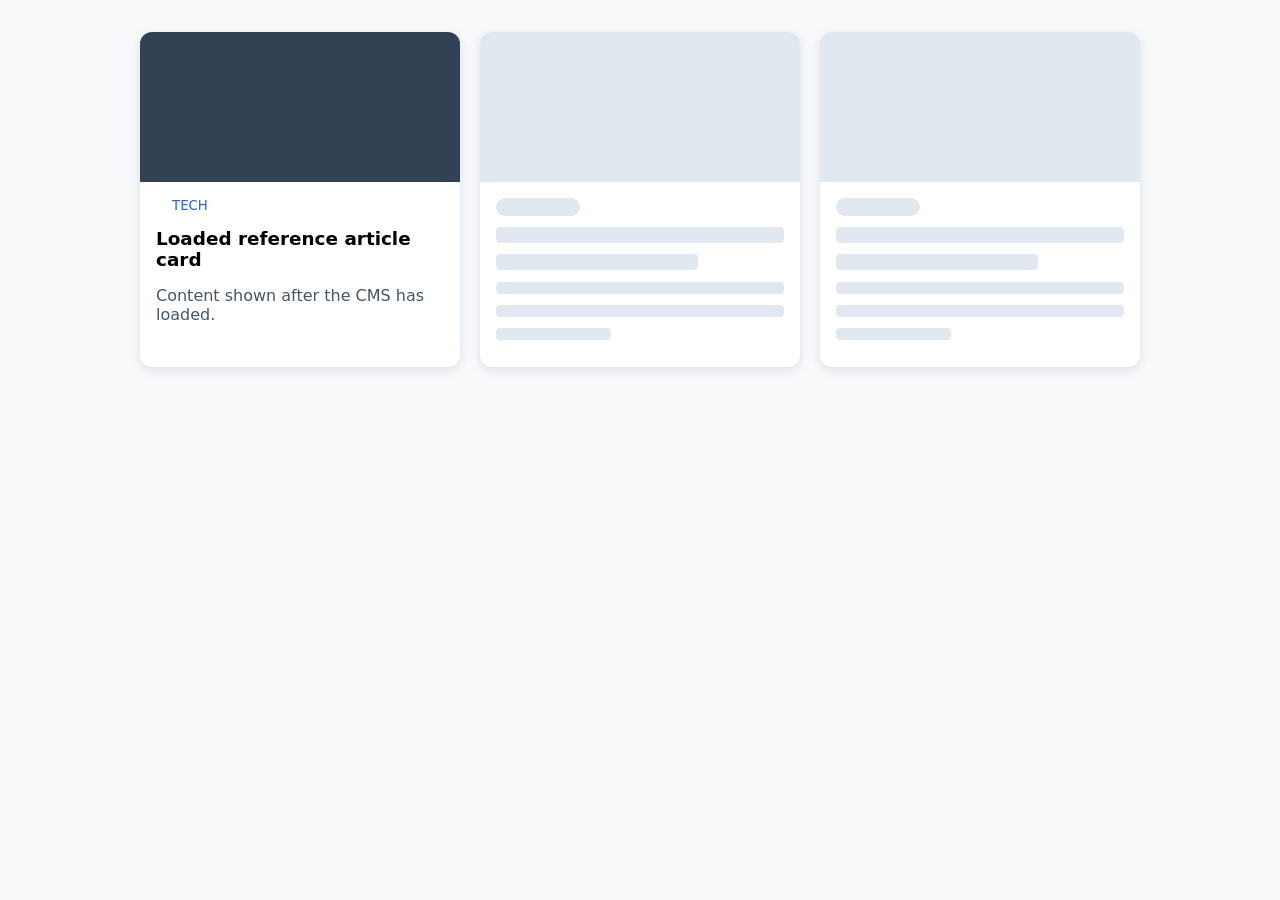
<file: A07-M Skeleton Loading Cards/index.html>
<!doctype html>
<html lang="en">
  <head>
    <meta charset="UTF-8" />
    <meta name="viewport" content="width=device-width, initial-scale=1.0" />
    <title>Skeleton Loading Cards</title>
    <link rel="stylesheet" href="css/style.css" />
    <style>
      body { margin: 0; padding: 2rem; background: #f8fafc; font: 16px system-ui, sans-serif; }
      .grid { display: grid; grid-template-columns: repeat(auto-fit, minmax(240px, 1fr)); gap: 1.25rem; max-width: 1000px; margin: auto; }
      .card { overflow: hidden; background: #fff; border-radius: 12px; box-shadow: 0 3px 12px rgb(15 23 42 / 12%); }
      .card > :not(.sk) { padding-inline: 1rem; }
      .card h2 { font-size: 1.15rem; } .card p { color: #475569; }
      .skeleton-body { padding: 1rem; } .skeleton-body > * { margin-bottom: .7rem; }
    </style>
  </head>
  <body>
    <main class="grid">
      <article class="card"><div style="height:150px;background:#334155"></div><small style="display:block;margin:1rem 1rem 0;color:#2563eb">TECH</small><h2>Loaded reference article card</h2><p>Content shown after the CMS has loaded.</p></article>
      <article class="card"><div class="sk sk--image"></div><div class="skeleton-body"><div class="sk sk--chip"></div><div class="sk sk--line sk--line-lg"></div><div class="sk sk--line sk--line-lg sk--w70"></div><div class="sk sk--line"></div><div class="sk sk--line"></div><div class="sk sk--line sk--w40"></div></div></article>
      <article class="card"><div class="sk sk--image"></div><div class="skeleton-body"><div class="sk sk--chip"></div><div class="sk sk--line sk--line-lg"></div><div class="sk sk--line sk--line-lg sk--w70"></div><div class="sk sk--line"></div><div class="sk sk--line"></div><div class="sk sk--line sk--w40"></div></div></article>
    </main>
  </body>
</html>
</file>
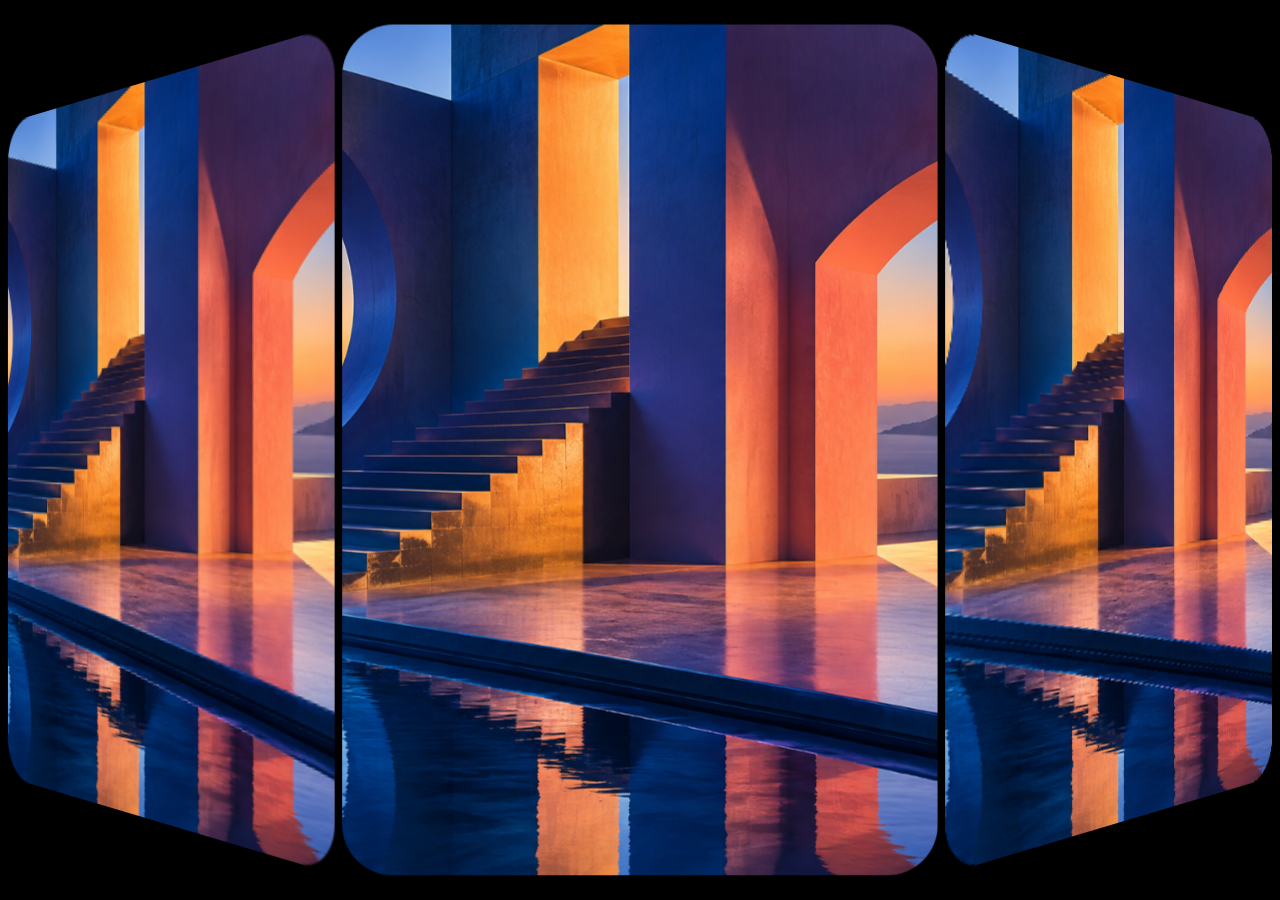
<file: A12-M 3D Image Carousel/index.html>
<!doctype html>
<html lang="en">
  <head>
    <meta charset="UTF-8" />
    <meta name="viewport" content="width=device-width, initial-scale=1.0" />
    <title>3D Image Carousel</title>
    <link rel="stylesheet" href="style.css" />
  </head>
  <body>
    <div class="a3d" style="--n: 12">
      <div class="card" style="--i: 0"><img src="images/1.png" alt="Carousel image 1" /></div>
      <div class="card" style="--i: 1"><img src="images/2.png" alt="Carousel image 2" /></div>
      <div class="card" style="--i: 2"><img src="images/3.png" alt="Carousel image 3" /></div>
      <div class="card" style="--i: 3"><img src="images/4.png" alt="Carousel image 4" /></div>
      <div class="card" style="--i: 4"><img src="images/5.png" alt="Carousel image 5" /></div>
      <div class="card" style="--i: 5"><img src="images/6.png" alt="Carousel image 6" /></div>
      <div class="card" style="--i: 6"><img src="images/7.png" alt="Carousel image 7" /></div>
      <div class="card" style="--i: 7"><img src="images/8.png" alt="Carousel image 8" /></div>
      <div class="card" style="--i: 8"><img src="images/9.png" alt="Carousel image 9" /></div>
      <div class="card" style="--i: 9"><img src="images/10.png" alt="Carousel image 10" /></div>
      <div class="card" style="--i: 10"><img src="images/11.png" alt="Carousel image 11" /></div>
      <div class="card" style="--i: 11"><img src="images/12.png" alt="Carousel image 12" /></div>
    </div>
  </body>
</html>
</file>
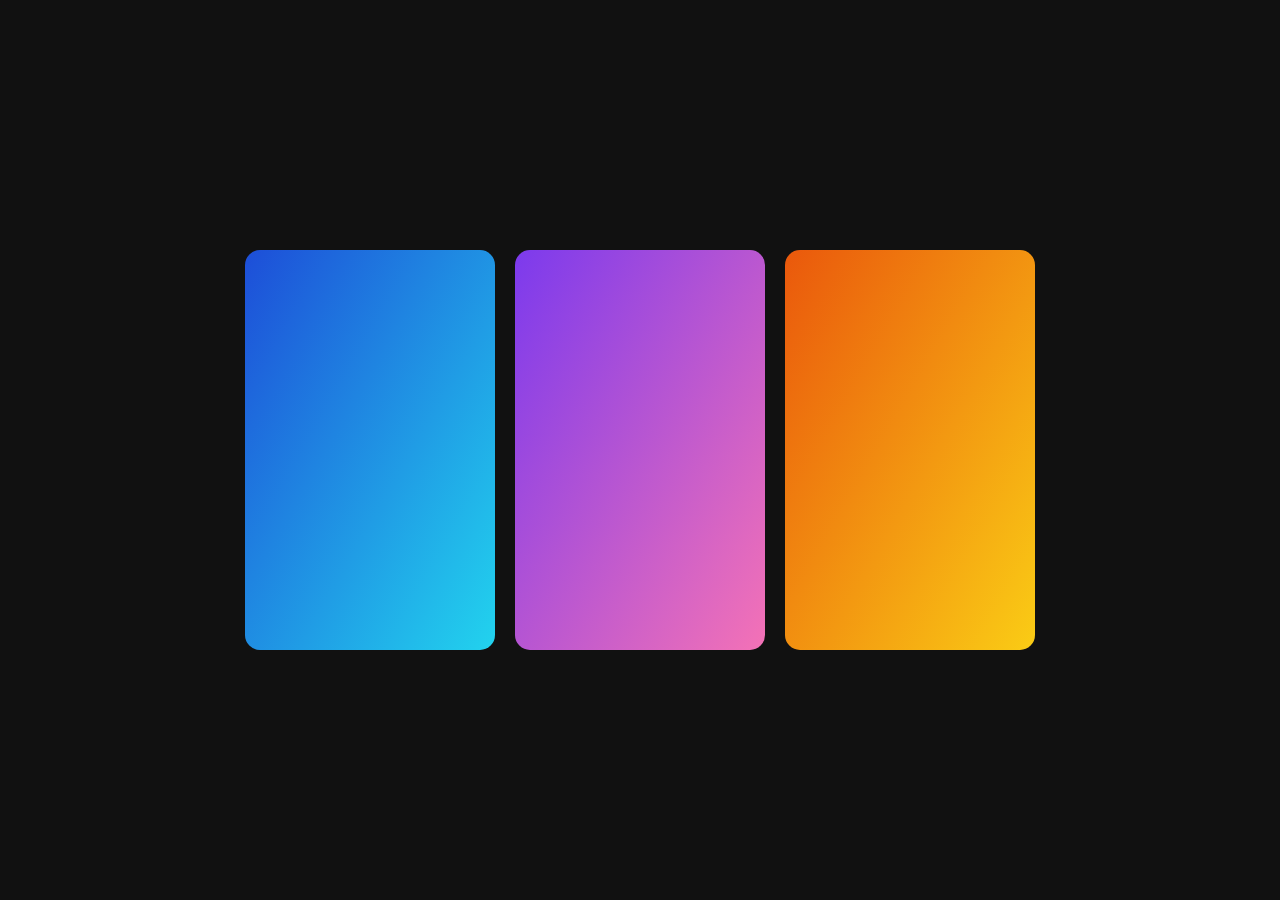
<file: A23-E Focus Card/index.html>
<!doctype html>
<html lang="en"><head><meta charset="UTF-8" /><meta name="viewport" content="width=device-width, initial-scale=1.0" /><title>Focus Card</title><link rel="stylesheet" href="style.css" /><style>body{margin:0;min-height:100vh;display:grid;place-items:center;background:#111;color:white;font-family:system-ui}.card:nth-child(1){background-image:linear-gradient(120deg,#1d4ed8,#22d3ee)}.card:nth-child(2){background-image:linear-gradient(120deg,#7c3aed,#f472b6)}.card:nth-child(3){background-image:linear-gradient(120deg,#ea580c,#facc15)}</style></head><body><main class="container"><article class="card"><div class="card-content"><h2>Explore</h2><p>Discover new places.</p></div></article><article class="card"><div class="card-content"><h2>Create</h2><p>Make something memorable.</p></div></article><article class="card"><div class="card-content"><h2>Connect</h2><p>Share your next idea.</p></div></article></main></body></html>
</file>
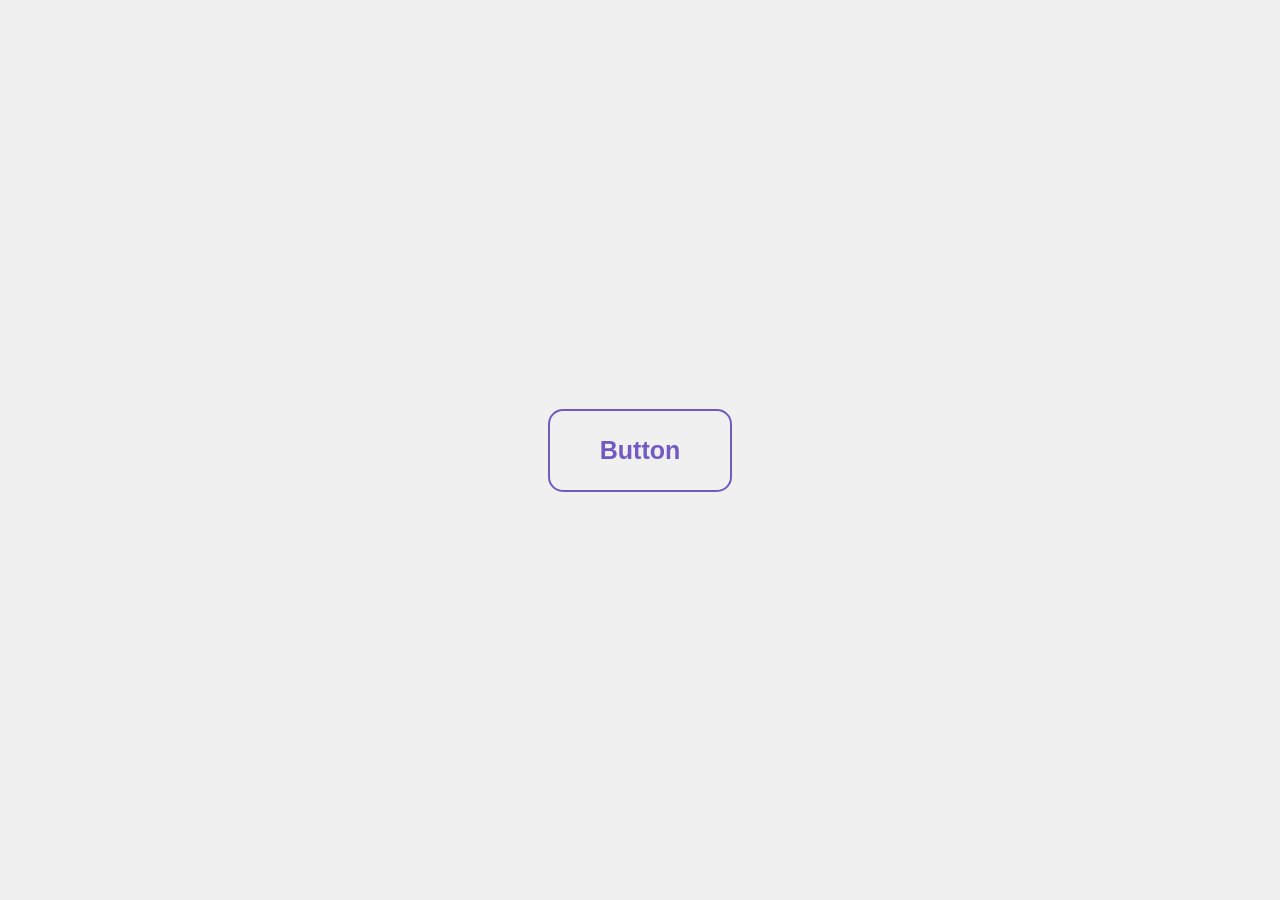
<file: A25-E Button/index.html>
<!doctype html>
<html lang="en">
    <head>
        <meta charset="UTF-8" />
        <title>Button Component</title>
        <style>
            body {
                margin: 0;
                height: 100vh;
                display: flex;
                align-items: center;
                justify-content: center;
                background-color: #f0f0f0;
            }

            button {
                font-size: 25px;
                font-weight: bold;
                padding: 25px 50px;
                color: #725ac1;
                background: transparent;
                border: 2px solid #725ac1;
                border-radius: 15px;
                cursor: pointer;
                box-shadow: inset 0 0 0 0 #725ac1;
                transition:
                    color 0.3s,
                    box-shadow 0.3s,
                    transform 0.3s;
            }

            button:hover {
                color: #ffffff;
                box-shadow: inset 0 -100px 0 0 #725ac1;
            }

            button:active {
                transform: scale(0.9);
            }
        </style>
    </head>
    <body>
        <button>Button</button>
    </body>
</html>
</file>
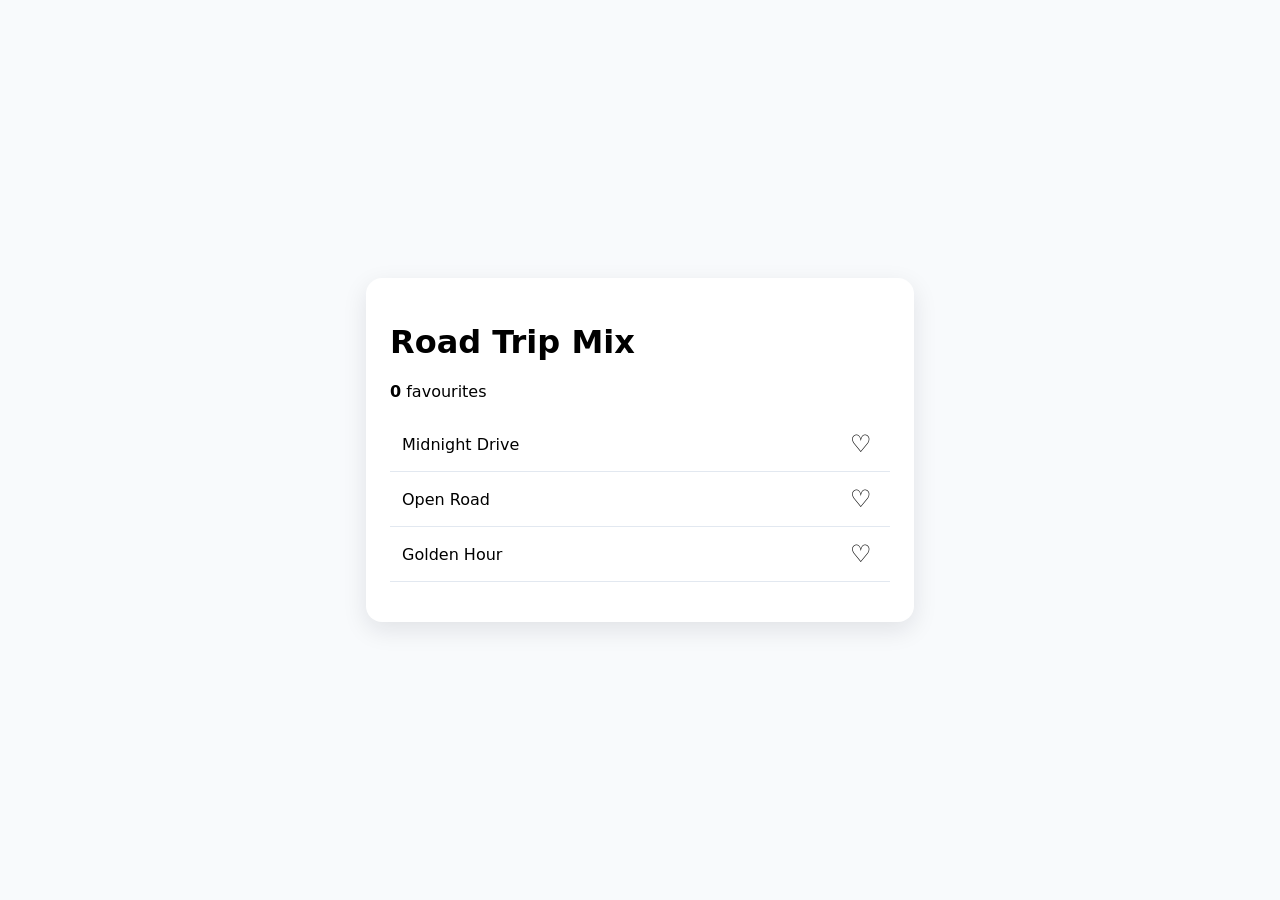
<file: B08-E Favourite Tracks/index.html>
<!doctype html>
<html lang="en"><head><meta charset="UTF-8" /><meta name="viewport" content="width=device-width, initial-scale=1.0" /><title>Favourite Tracks</title><style>body{margin:0;display:grid;place-items:center;min-height:100vh;background:#f8fafc;font:16px system-ui}.panel{width:min(92vw,500px);background:white;border-radius:16px;padding:24px;box-shadow:0 8px 24px #0f172a1a}.track{display:flex;align-items:center;justify-content:space-between;padding:12px;border-bottom:1px solid #e2e8f0}.track--fav{background:#fff1f2;color:#be123c}.fav{border:0;background:none;font-size:24px;cursor:pointer}</style></head><body><main class="panel"><h1>Road Trip Mix</h1><p><strong id="favCount">0</strong> favourites</p><ul id="playlist" style="padding:0;list-style:none"><li class="track"><span>Midnight Drive</span><button class="fav" aria-label="Favourite">♡</button></li><li class="track"><span>Open Road</span><button class="fav" aria-label="Favourite">♡</button></li><li class="track"><span>Golden Hour</span><button class="fav" aria-label="Favourite">♡</button></li></ul></main><script>const playlist=document.getElementById('playlist');const favCount=document.getElementById('favCount');const STORAGE_KEY='wavelength-favourites';</script><script src="js/script.js"></script></body></html>
</file>
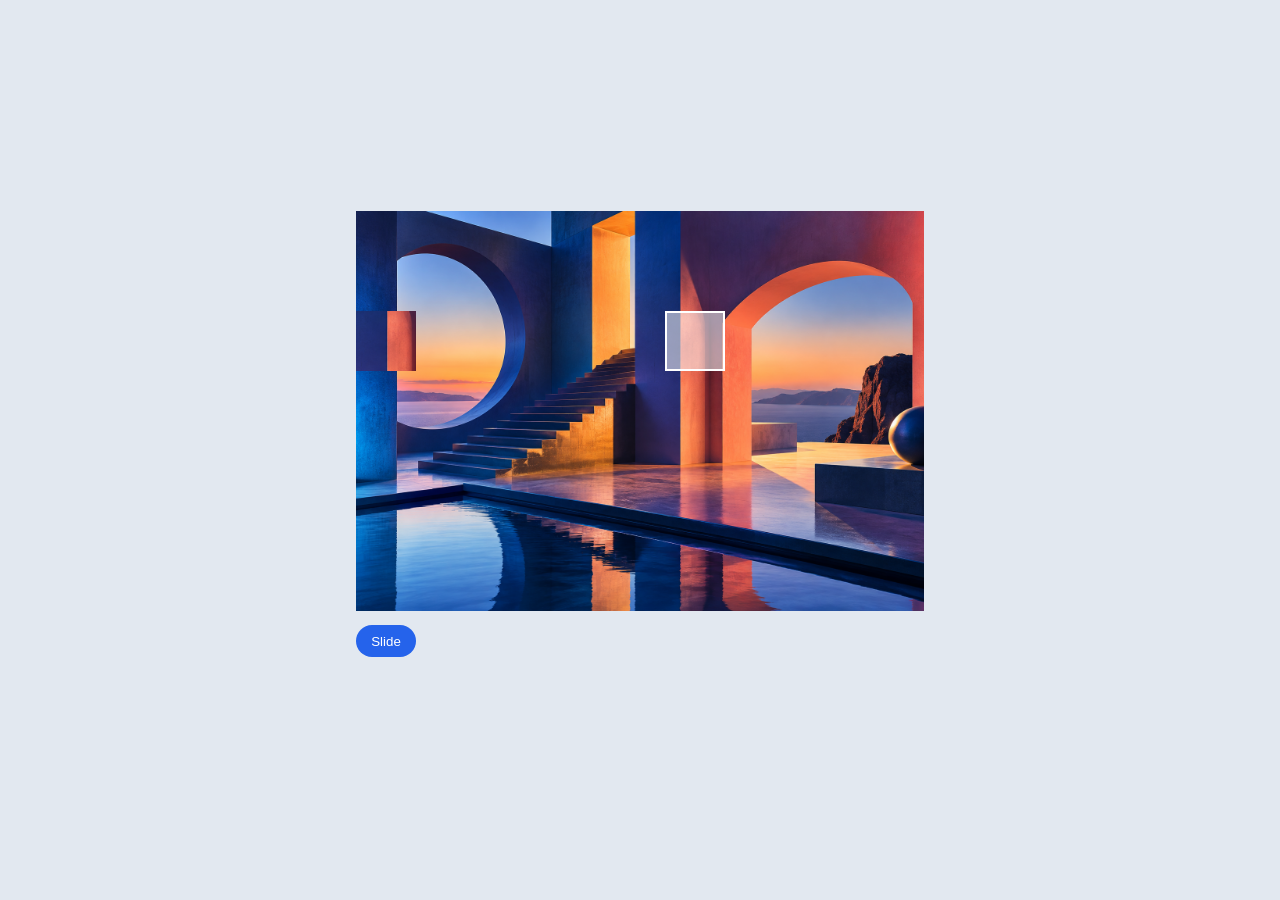
<file: B19-H Slide CAPTCHA/index.html>
<!doctype html>
<html lang="en"><head><meta charset="UTF-8" /><meta name="viewport" content="width=device-width, initial-scale=1.0" /><title>Slide CAPTCHA</title><style>body{margin:0;min-height:100vh;display:grid;place-items:center;background:#e2e8f0;font:16px system-ui}.wrap{width:600px;max-width:100%;padding:16px;box-sizing:border-box}.scene{position:relative;width:600px;height:400px;max-width:100%;overflow:hidden;background:#94a3b8 center/600px 400px}.hole{position:absolute;width:60px;height:60px;background:#fff8;box-shadow:inset 0 0 0 2px #fff}.piece{position:absolute;width:60px;height:60px;background-size:600px 400px;cursor:grab}.handle{position:relative;margin-top:14px;width:60px;height:32px;border:0;border-radius:16px;background:#2563eb;color:#fff;cursor:grab}.scene.solved .hole{opacity:0}.status{min-height:24px;margin-top:8px;color:#15803d;font-weight:bold}</style></head><body><main class="wrap"><div id="scene" class="scene"><div id="hole" class="hole"></div><div id="piece" class="piece"></div></div><button id="handle" class="handle" type="button">Slide</button><div id="status" class="status" aria-live="polite"></div></main><script>const IMAGES=['assets/1.png','assets/2.png','assets/3.png','assets/4.png','assets/5.png'];const HOLE_Y=100;const TOLERANCE=5;</script><script src="script.js"></script></body></html>
</file>
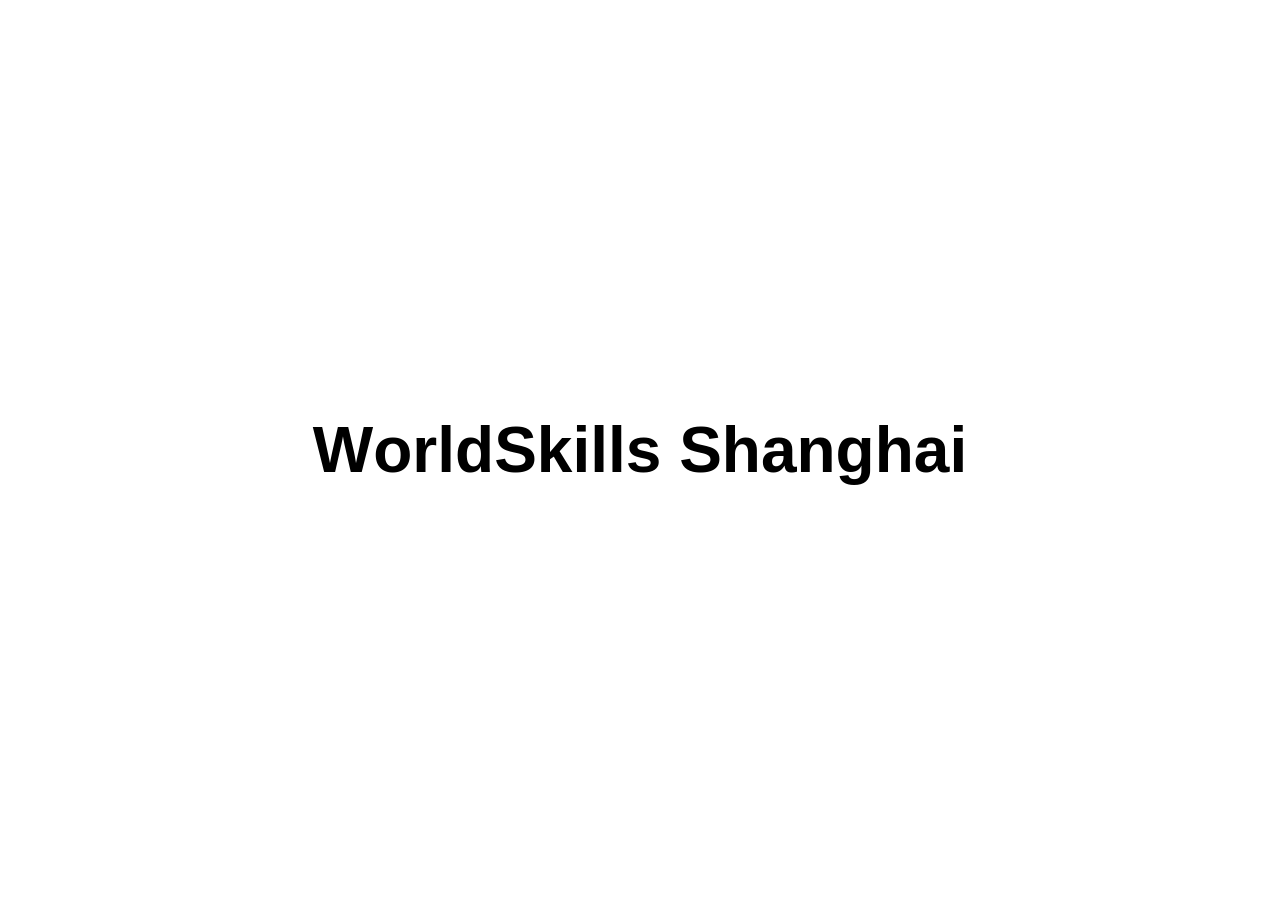
<file: B30-E Font Hover Effect/index.html>
<!doctype html>
<html lang="en">
    <head>
        <meta charset="UTF-8" />
        <title>Font Hover Effect</title>
        <style>
            body {
                margin: 0;
                height: 100vh;
                display: flex;
                align-items: center;
                justify-content: center;
                background: #fff;
                overflow: hidden;
                font-family: sans-serif;
            }
            #headline {
                font-size: 4rem;
                display: flex;
                user-select: none;
            }
            #headline span {
                display: inline-block;
                transition: font-weight 80ms linear;
            }
        </style>
    </head>
    <body>
        <h1 id="headline">WorldSkills Shanghai</h1>

        <script>
            const headline = document.getElementById("headline");
            const text = headline.textContent;
            headline.innerHTML = "";

            const spans = Array.from(text).map((char) => {
                const span = document.createElement("span");
                span.textContent = char === " " ? "\u00A0" : char;
                headline.appendChild(span);
                return span;
            });

            window.addEventListener("mousemove", (e) => {
                const mouseX = e.clientX;
                const mouseY = e.clientY;

                spans.forEach((span) => {
                    const rect = span.getBoundingClientRect();
                    const charX = rect.left + rect.width / 2;
                    const charY = rect.top + rect.height / 2;

                    const distance = Math.hypot(mouseX - charX, mouseY - charY);

                    let weight = 900 - distance * 1.5;
                    if (weight < 100) weight = 100;
                    if (weight > 900) weight = 900;

                    span.style.fontWeight = String(weight);
                });
            });
        </script>
    </body>
</html>
</file>
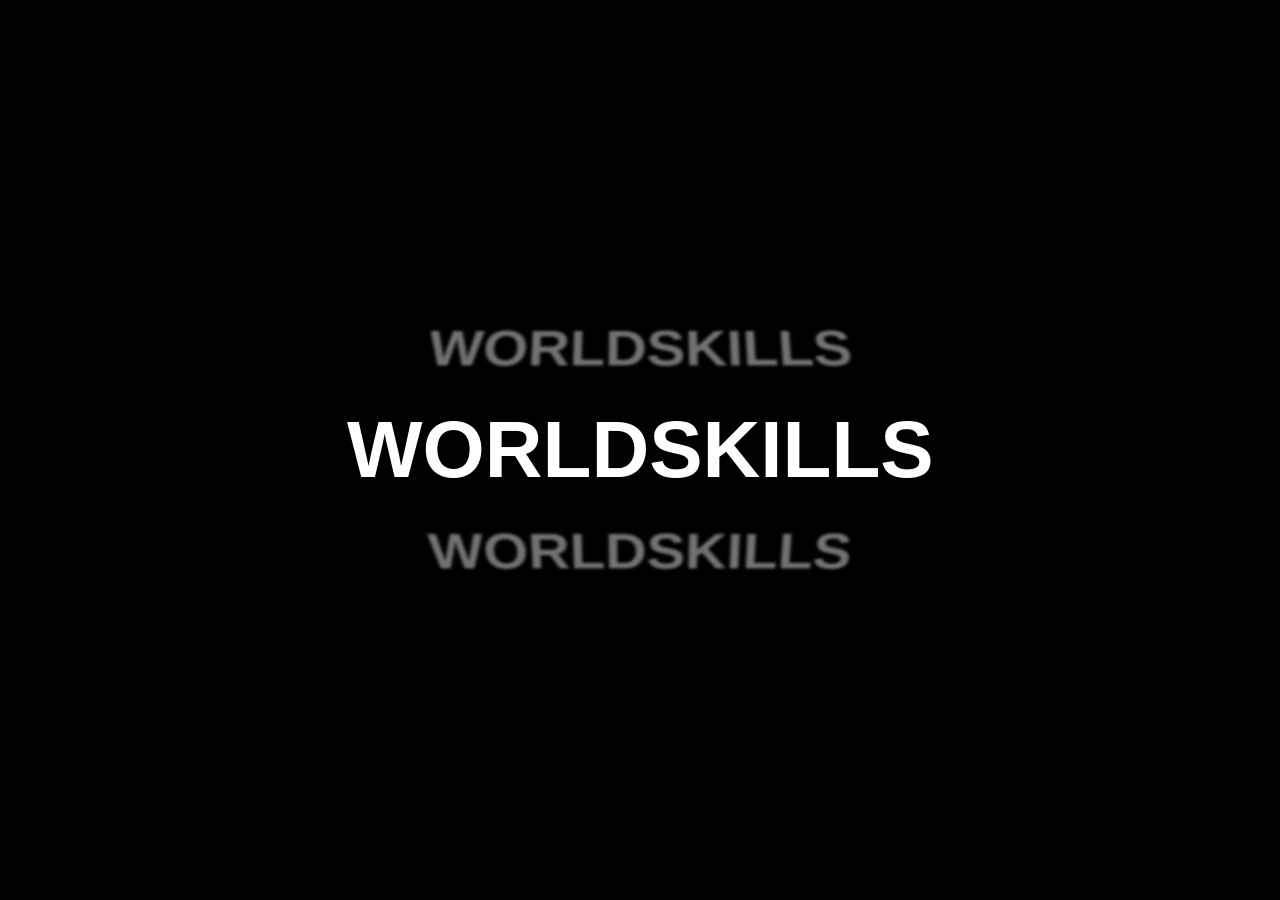
<file: B40-E Scroll Ticker/index.html>
<!doctype html>
<html lang="en">
    <head>
        <meta charset="UTF-8" />
        <title>Scroll Ticker</title>
        <style>
            body {
                margin: 0;
                height: 100vh;
                background: #000;
                overflow: hidden;
                display: flex;
                align-items: center;
                justify-content: center;
                perspective: 1000px;
                font-family: sans-serif;
            }
            #ticker-container {
                position: relative;
                width: 100%;
                height: 400px;
                display: flex;
                align-items: center;
                justify-content: center;
                transform-style: preserve-3d;
            }
            .ticker-item {
                position: absolute;
                font-size: 5rem;
                font-weight: bold;
                color: #fff;
                user-select: none;
                will-change: transform, opacity;
            }
        </style>
    </head>
    <body>
        <div id="ticker-container"></div>

        <script>
            const container = document.getElementById("ticker-container");
            const itemCount = 7;
            const items = [];
            const spacing = 110;
            const cycle = itemCount * spacing;
            let currentOffset = 0;

            for (let i = 0; i < itemCount; i++) {
                const div = document.createElement("div");
                div.className = "ticker-item";
                div.textContent = "WORLDSKILLS";
                container.appendChild(div);
                items.push(div);
            }

            function updateTicker() {
                items.forEach((item, index) => {
                    const rawPos = index * spacing + currentOffset + cycle / 2;
                    const yPos = ((rawPos % cycle) + cycle) % cycle - cycle / 2;

                    let progress = Math.max(-1, Math.min(1, yPos / 200));
                    let absProgress = Math.abs(progress);

                    let scale = 1 - absProgress * 0.4;
                    let rotateX = progress * -45;
                    let zPos = absProgress * -150;
                    let opacity = 1 - absProgress;

                    item.style.transform = `translateY(${yPos}px) translateZ(${zPos}px) rotateX(${rotateX}deg) scale(${scale})`;
                    item.style.opacity = opacity;
                    item.style.filter = `blur(${absProgress * 4}px)`;
                });
            }

            window.addEventListener("wheel", (e) => {
                e.preventDefault();
                currentOffset -= e.deltaY * 0.5;
                updateTicker();
            }, { passive: false });

            updateTicker();
        </script>
    </body>
</html>
</file>
<file: A07-M Skeleton Loading Cards/css/style.css>
.sk {
    position: relative;
    background: #e2e8f0;
    overflow: hidden;
    display: block;
}

.sk::after {
    content: "";
    position: absolute;
    top: 0;
    left: 0;
    width: 100%;
    height: 100%;
    background: linear-gradient(
        90deg,
        rgba(255, 255, 255, 0) 0%,
        rgba(255, 255, 255, 0.6) 50%,
        rgba(255, 255, 255, 0) 100%
    );
    transform: translateX(-100%);
    animation: shimmer 1.4s infinite linear;
}

@keyframes shimmer {
    100% {
        transform: translateX(100%);
    }
}

.sk--image {
    height: 150px;
}

.sk--chip {
    width: 84px;
    height: 18px;
    border-radius: 9px;
}

.sk--line,
.sk--line-lg {
    height: 12px;
    border-radius: 4px;
    margin-bottom: 8px;
}

.sk--line-lg {
    height: 16px;
}

.sk--w70 {
    width: 70%;
}

.sk--w40 {
    width: 40%;
}
</file>
<file: A12-M 3D Image Carousel/style.css>
body {
    margin: 0;
    height: 100vh;
    display: flex;
    align-items: center;
    justify-content: center;
    background: #000;
    overflow: hidden;
    perspective: 1000px;
}

.a3d {
    position: relative;
    --card-width: 17.5em;
    --card-gap: 0.25em;
    --angle: calc(1turn / var(--n));
    --radius: calc(((var(--card-width) + var(--card-gap)) / 2) / tan(var(--angle) / 2));
    width: var(--card-width);
    height: 25em;
    transform-style: preserve-3d;
    animation: rotateCarousel 20s infinite linear;
}

.card {
    position: absolute;
    top: 0;
    left: 0;
    width: 100%;
    height: 100%;
    backface-visibility: hidden;
    border-radius: 1.5em;
    overflow: hidden;

    transform: rotateY(calc(var(--i) * var(--angle))) translateZ(var(--radius));
}

.card img {
    width: 100%;
    height: 100%;
    object-fit: cover;
}

@keyframes rotateCarousel {
    to {
        transform: rotateY(1turn);
    }
}
</file>
<file: A23-E Focus Card/style.css>
.container {
    display: flex;
    gap: 20px;
}

.card {
    width: 250px;
    height: 400px;
    border-radius: 15px;
    overflow: hidden;
    background-position: 0% 0;
    background-size: cover;
    transition:
        transform 0.3s,
        filter 0.3s,
        background-position 0.3s;
    position: relative;
}

.card-content {
    position: absolute;
    bottom: 0;
    left: 0;
    width: 100%;
    padding: 20px;
    box-sizing: border-box;
    transform: translateY(100%);
    opacity: 0;
    transition:
        transform 0.3s,
        opacity 0.3s;
    background: rgba(0, 0, 0, 0.5);
    color: #fff;
}

/* Hover State Logic */
.container:hover .card {
    filter: blur(4px);
    transform: scale(0.9);
}

.container .card:hover {
    filter: blur(0);
    transform: scale(1);
    background-position: 100% 0;
}

.card:hover .card-content {
    transform: translateY(0);
    opacity: 1;
}
</file>
